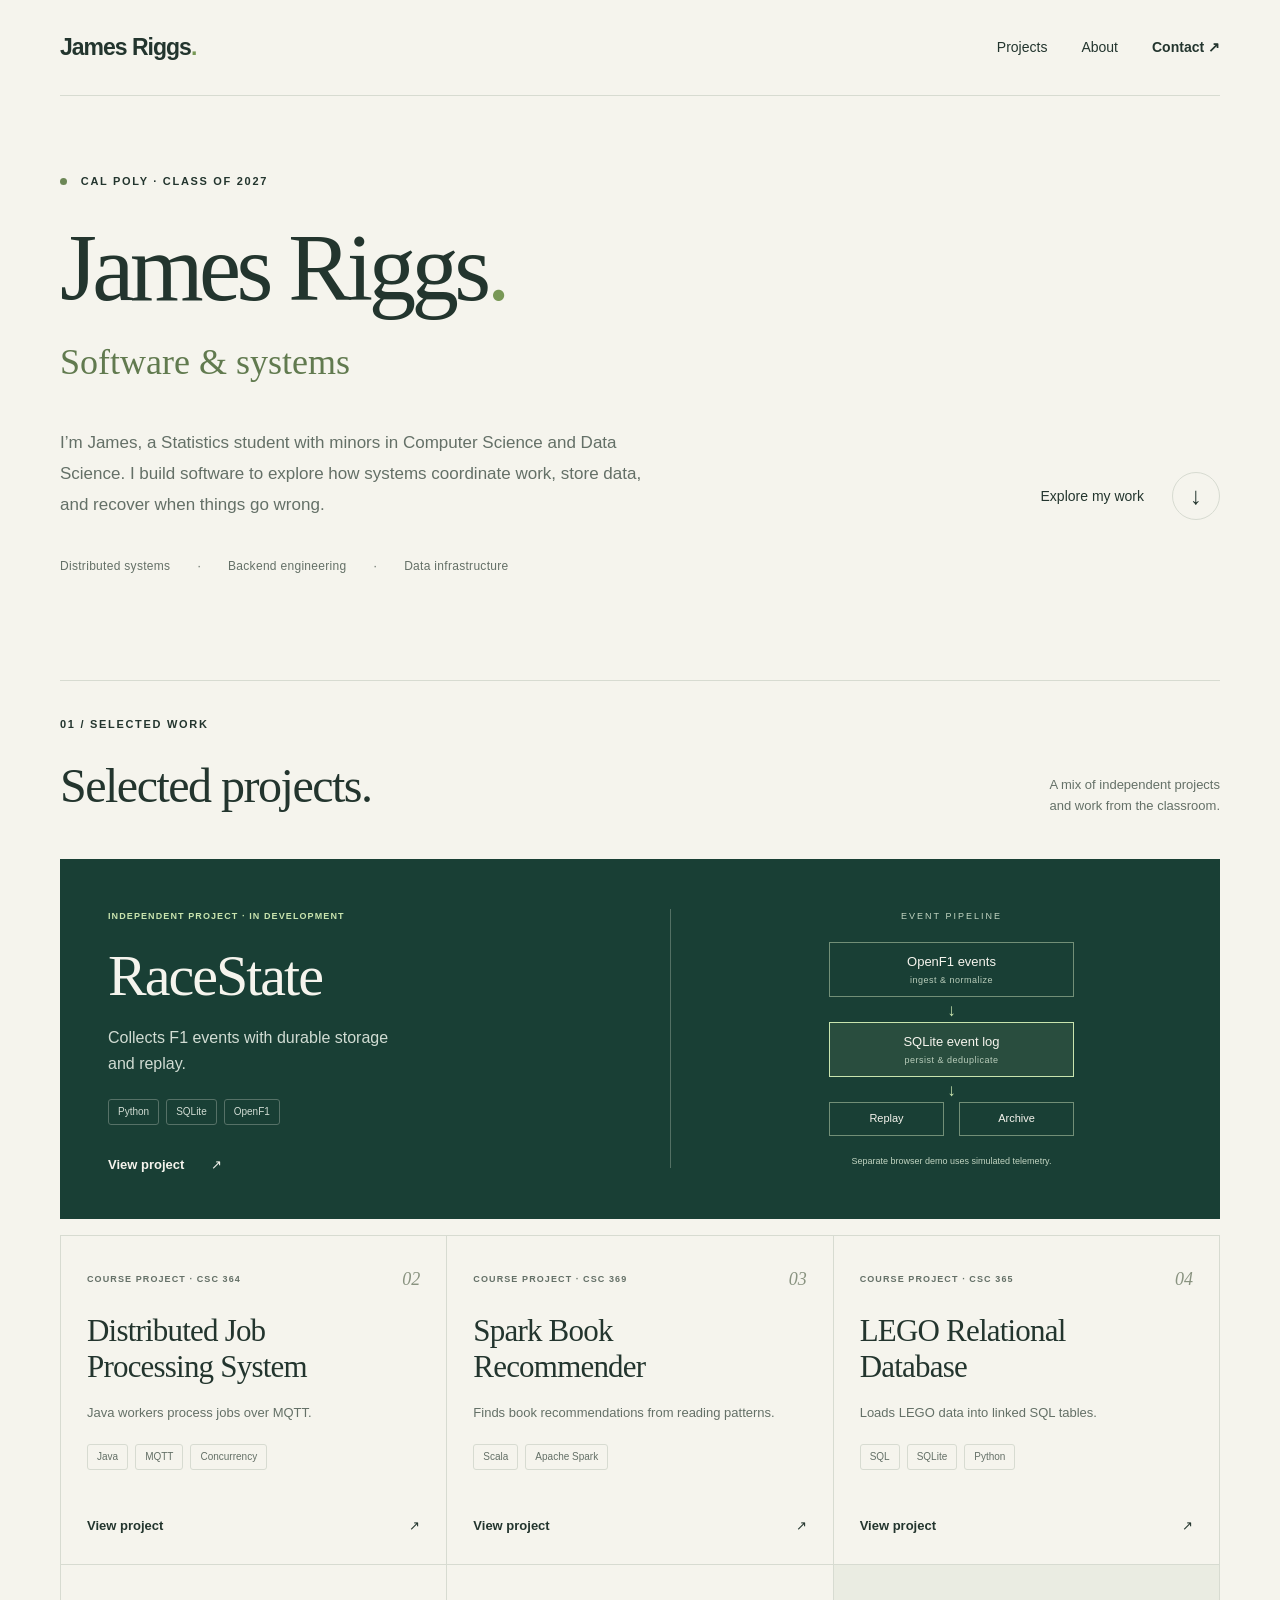
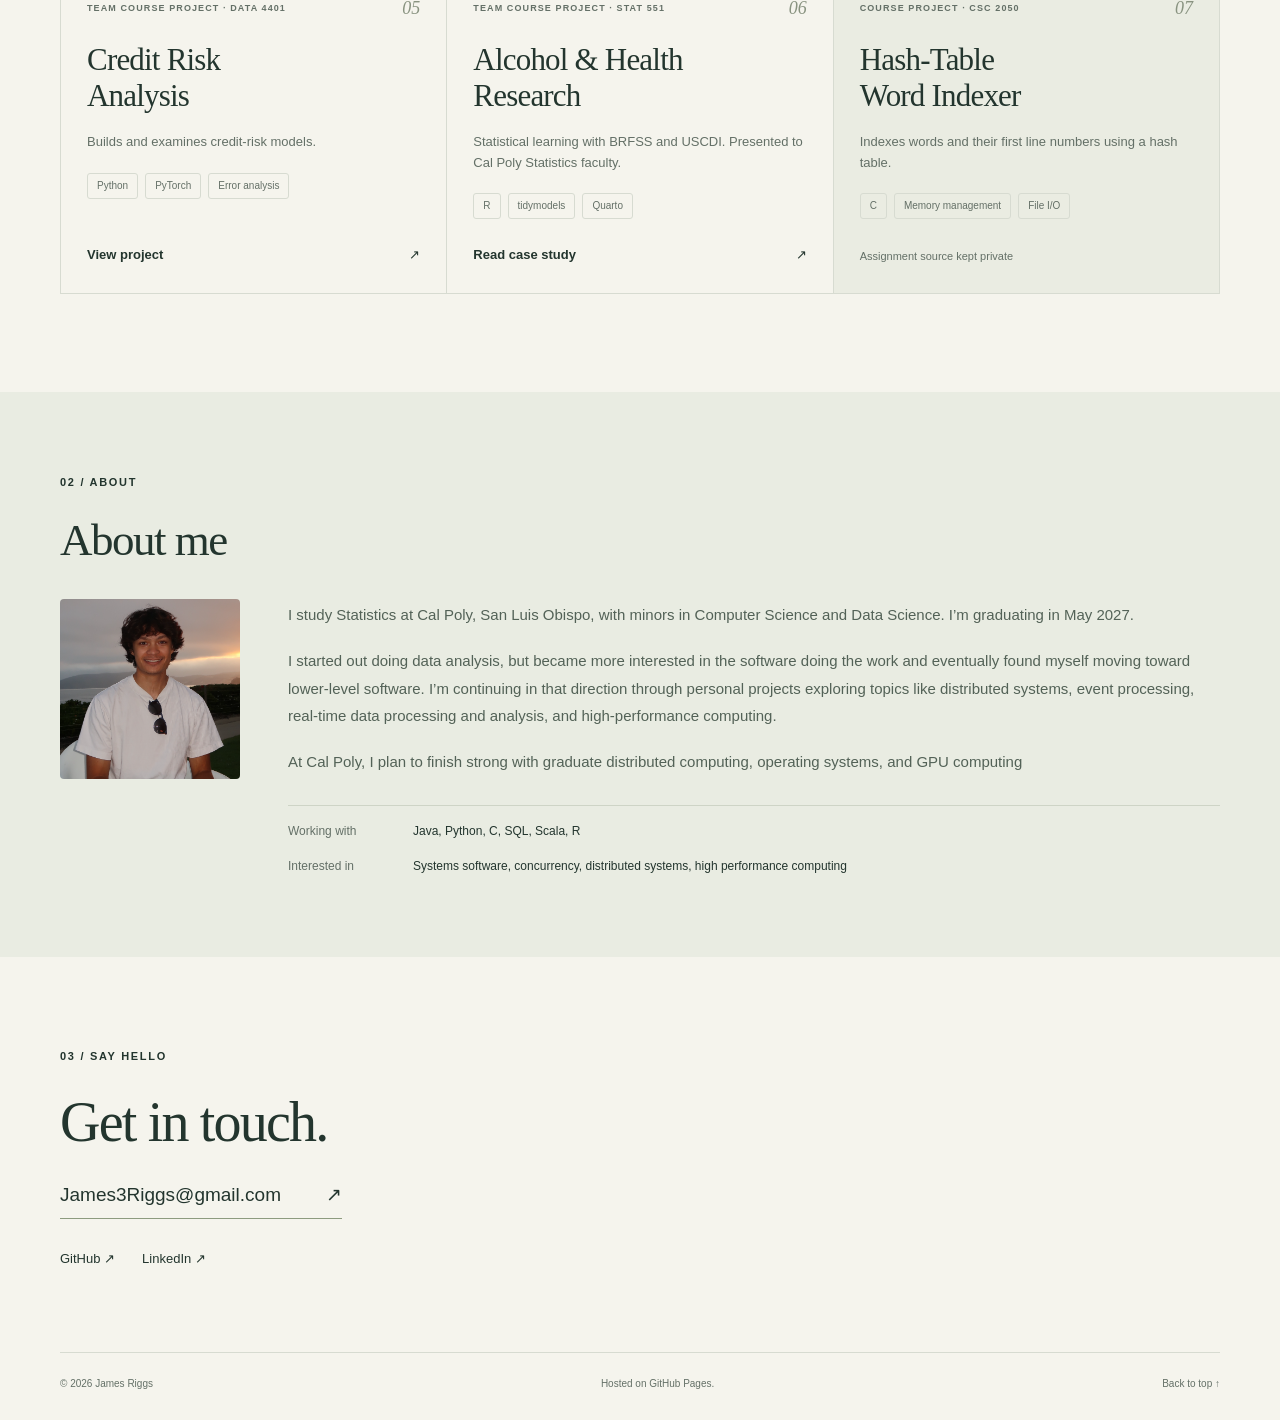
<file: index.html>
<!doctype html>
<html lang="en">
<head>
  <meta charset="utf-8">
  <meta name="viewport" content="width=device-width, initial-scale=1">
  <meta name="description" content="James Riggs — Cal Poly student building distributed systems, backend software, and data pipelines. Selected projects and a little about me.">
  <meta name="theme-color" content="#193f35">
  <title>James Riggs — Software & Systems</title>
  <link rel="icon" href="favicon.svg" type="image/svg+xml">
  <link rel="stylesheet" href="style.css?v=research-20261027">
</head>
<body>
  <a class="skip" href="#main">Skip to content</a>
  <header class="wrap topbar">
    <a class="wordmark" href="#">James Riggs<span class="dot">.</span></a>
    <nav aria-label="Main navigation"><a href="#projects">Projects</a><a href="#about">About</a><a href="#contact">Contact <span aria-hidden="true">↗</span></a></nav>
  </header>
  <main id="main">
    <section class="wrap hero" aria-labelledby="intro">
      <div class="eyebrow"><span class="status-dot" aria-hidden="true"></span> CAL POLY · CLASS OF 2027</div>
      <h1 id="intro">James Riggs<span class="dot">.</span></h1>
      <p class="hero-focus">Software &amp; systems</p>
      <div class="hero-bottom"><p>I’m James, a Statistics student with minors in Computer Science and Data Science. I build software to explore how systems coordinate work, store data, and recover when things go wrong.</p><a class="round-link" href="#projects">Explore my work <span aria-hidden="true">↓</span></a></div>
      <div class="interests"><span>Distributed systems</span><span>Backend engineering</span><span>Data infrastructure</span></div>
    </section>

    <section id="projects" class="wrap projects" aria-labelledby="project-heading">
      <div class="section-heading"><div><span class="eyebrow">01 / SELECTED WORK</span><h2 id="project-heading">Selected projects.</h2></div><p>A mix of independent projects<br>and work from the classroom.</p></div>
      <article class="featured">
        <div class="featured-copy"><span class="project-kind">INDEPENDENT PROJECT · IN DEVELOPMENT</span><h3>RaceState</h3><p>Collects F1 events with durable storage and replay.</p><div class="tags"><span>Python</span><span>SQLite</span><span>OpenF1</span></div><a class="source" href="https://github.com/jriggs03/racestate">View project <span aria-hidden="true">↗</span></a></div>
        <div class="flow" role="img" aria-label="RaceState ingestion: OpenF1 events enter a SQLite event log, then can be replayed or archived."><div class="flow-caption">EVENT PIPELINE</div><div class="flow-node">OpenF1 events<span>ingest & normalize</span></div><div class="connector" aria-hidden="true">↓</div><div class="flow-node primary">SQLite event log<span>persist & deduplicate</span></div><div class="connector" aria-hidden="true">↓</div><div class="flow-fork"><span>Replay</span><span>Archive</span></div><p class="flow-note">Separate browser demo uses simulated telemetry.</p></div>
      </article>
      <div class="project-grid">
        <article class="project"><div class="project-top"><span class="project-kind">COURSE PROJECT · CSC 364</span><span class="project-number">02</span></div><h3>Distributed Job<br>Processing System</h3><p>Java workers process jobs over MQTT.</p><div class="tags"><span>Java</span><span>MQTT</span><span>Concurrency</span></div><a class="source" href="https://github.com/jriggs03/Distributed-Arithmetic">View project <span aria-hidden="true">↗</span></a></article>
        <article class="project"><div class="project-top"><span class="project-kind">COURSE PROJECT · CSC 369</span><span class="project-number">03</span></div><h3>Spark Book<br>Recommender</h3><p>Finds book recommendations from reading patterns.</p><div class="tags"><span>Scala</span><span>Apache Spark</span></div><a class="source" href="https://github.com/jriggs03/spark-book-recommender">View project <span aria-hidden="true">↗</span></a></article>
        <article class="project"><div class="project-top"><span class="project-kind">COURSE PROJECT · CSC 365</span><span class="project-number">04</span></div><h3>LEGO Relational<br>Database</h3><p>Loads LEGO data into linked SQL tables.</p><div class="tags"><span>SQL</span><span>SQLite</span><span>Python</span></div><a class="source" href="https://github.com/jriggs03/lego-relational-database">View project <span aria-hidden="true">↗</span></a></article>
        <article class="project"><div class="project-top"><span class="project-kind">TEAM COURSE PROJECT · DATA 4401</span><span class="project-number">05</span></div><h3>Credit Risk<br>Analysis</h3><p>Builds and examines credit-risk models.</p><div class="tags"><span>Python</span><span>PyTorch</span><span>Error analysis</span></div><a class="source" href="https://github.com/jriggs03/credit-risk-analysis">View project <span aria-hidden="true">↗</span></a></article>
        <article class="project"><div class="project-top"><span class="project-kind">TEAM COURSE PROJECT · STAT 551</span><span class="project-number">06</span></div><h3>Alcohol &amp; Health<br>Research</h3><p>Statistical learning with BRFSS and USCDI. Presented to Cal Poly Statistics faculty.</p><div class="tags"><span>R</span><span>tidymodels</span><span>Quarto</span></div><a class="source" href="stat551.html">Read case study <span aria-hidden="true">↗</span></a></article>
        <article class="project small-work"><div class="project-top"><span class="project-kind">COURSE PROJECT · CSC 2050</span><span class="project-number">07</span></div><h3>Hash-Table<br>Word Indexer</h3><p>Indexes words and their first line numbers using a hash table.</p><div class="tags"><span>C</span><span>Memory management</span><span>File I/O</span></div><span class="private-source">Assignment source kept private</span></article>
      </div>
    </section>

    <section id="about" class="about" aria-labelledby="about-heading">
      <div class="wrap">
        <span class="eyebrow">02 / ABOUT</span>
        <h2 id="about-heading">About me</h2>
        <div class="about-grid">
          <img class="about-photo" src="assets/james-riggs.png" alt="James Riggs outdoors by the coast" width="714" height="661" loading="lazy" decoding="async">
          <div class="about-copy">
            <p>I study Statistics at Cal Poly, San Luis Obispo, with minors in Computer Science and Data Science. I’m graduating in May 2027.</p>
            <p>I started out doing data analysis, but became more interested in the software doing the work and eventually found myself moving toward lower-level software. I’m continuing in that direction through personal projects exploring topics like distributed systems, event processing, real-time data processing and analysis, and high-performance computing.</p>
            <p>At Cal Poly, I plan to finish strong with graduate distributed computing, operating systems, and GPU computing</p>
            <dl><div><dt>Working with</dt><dd>Java, Python, C, SQL, Scala, R</dd></div><div><dt>Interested in</dt><dd>Systems software, concurrency, distributed systems, high performance computing</dd></div></dl>
          </div>
        </div>
      </div>
    </section>

    <section id="contact" class="wrap contact" aria-labelledby="contact-heading"><span class="eyebrow">03 / SAY HELLO</span><h2 id="contact-heading">Get in touch.</h2><a class="email" href="mailto:James3Riggs@gmail.com">James3Riggs@gmail.com <span aria-hidden="true">↗</span></a><div class="contact-links"><a href="https://github.com/jriggs03">GitHub ↗</a><a href="https://www.linkedin.com/in/James-Riggs/">LinkedIn ↗</a></div></section>
  </main>
  <footer class="wrap footer"><span>© 2026 James Riggs</span><span>Hosted on GitHub Pages.</span><a href="#">Back to top ↑</a></footer>
</body>
</html>
</file>
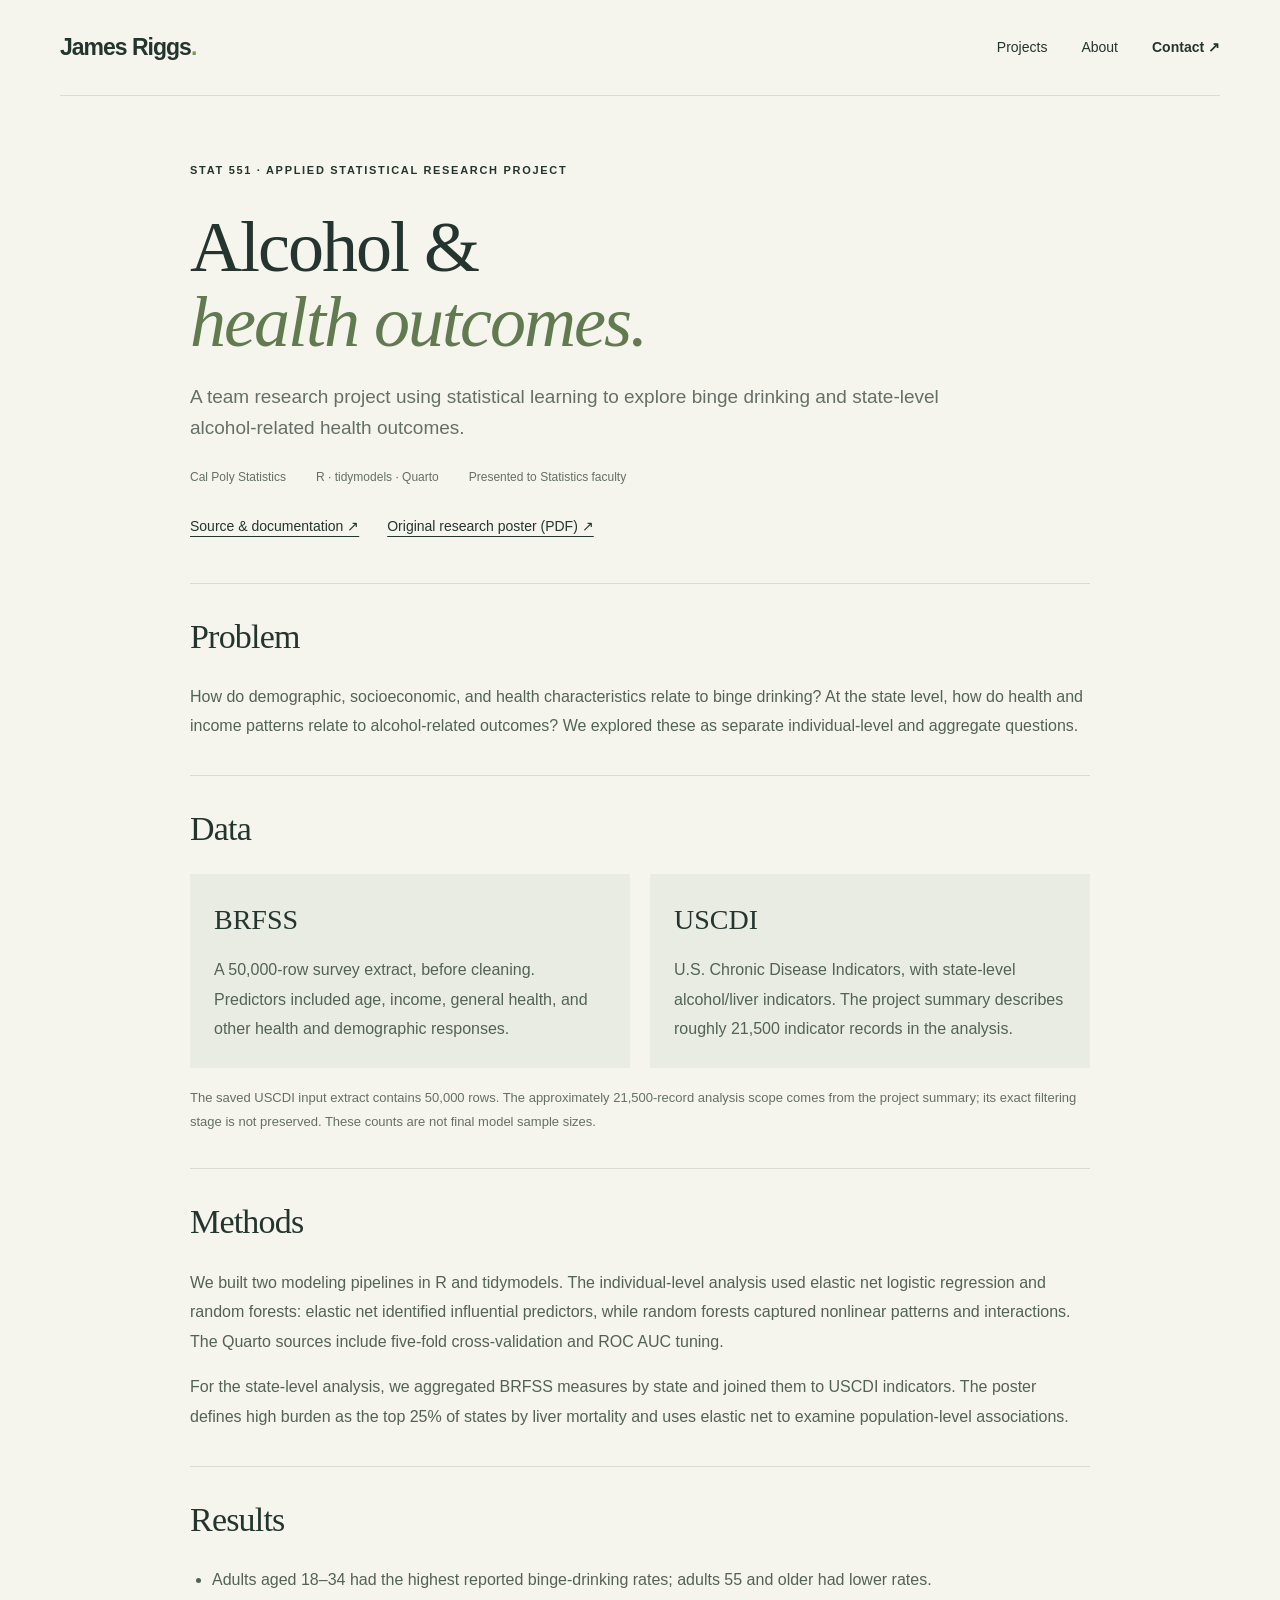
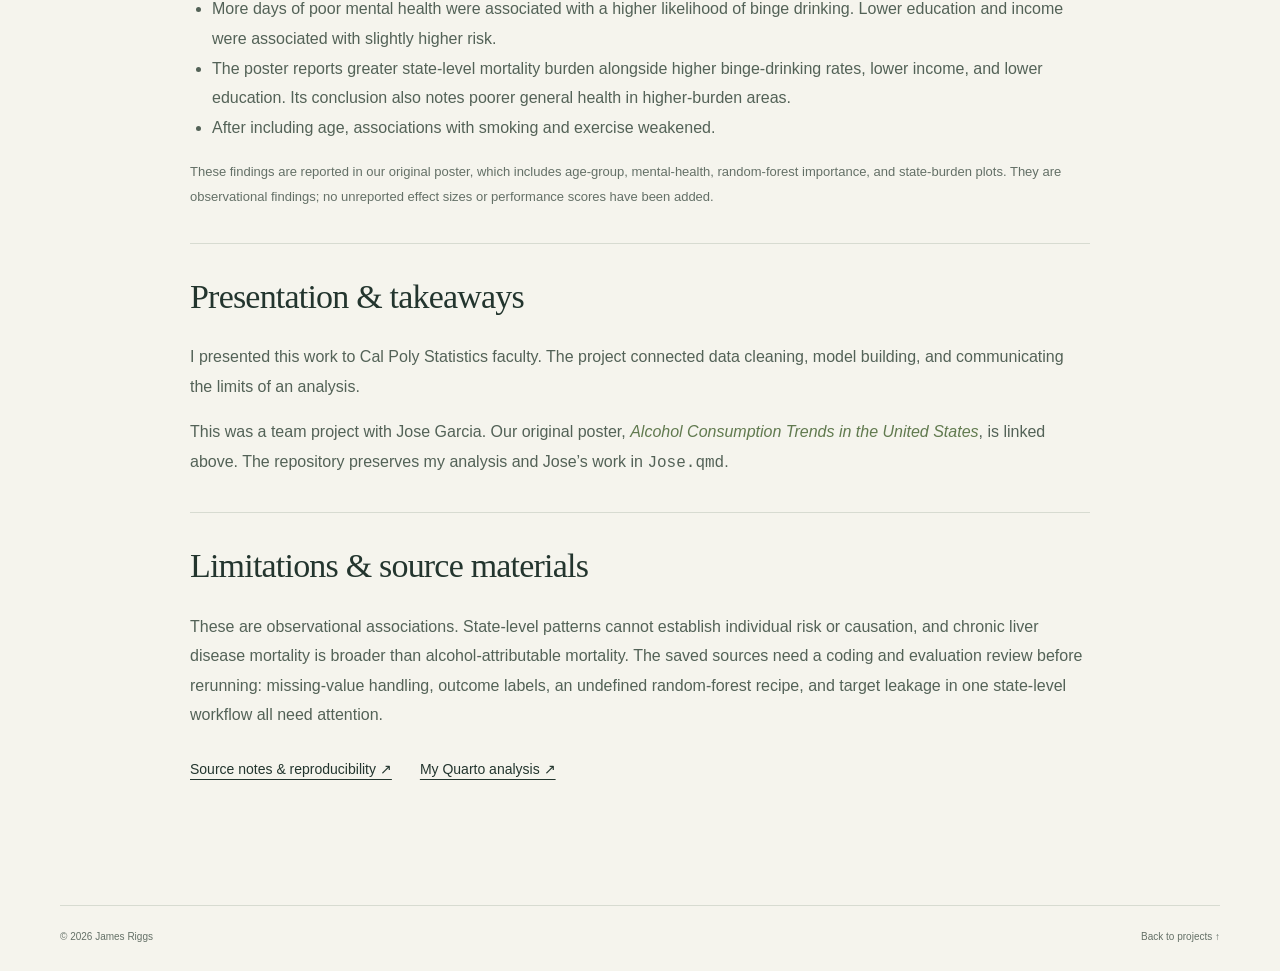
<file: stat551.html>
<!doctype html>
<html lang="en"><head><meta charset="utf-8"><meta name="viewport" content="width=device-width, initial-scale=1"><meta name="description" content="Statistical Learning Research — Alcohol & Health — James Riggs, Cal Poly."><title>Statistical Learning Research — Alcohol & Health | James Riggs</title><link rel="icon" href="favicon.svg" type="image/svg+xml"><link rel="stylesheet" href="style.css?v=research-20261027"></head><body><a class="skip" href="#main">Skip to content</a><header class="wrap topbar"><a class="wordmark" href="index.html">James Riggs<span class="dot">.</span></a><nav aria-label="Main navigation"><a href="index.html#projects">Projects</a><a href="index.html#about">About</a><a href="index.html#contact">Contact ↗</a></nav></header><main id="main" class="wrap case-study">
<span class="eyebrow">STAT 551 · APPLIED STATISTICAL RESEARCH PROJECT</span>
<h1>Alcohol &amp;<br><em>health outcomes.</em></h1>
<p class="lead">A team research project using statistical learning to explore binge drinking and state-level alcohol-related health outcomes.</p>
<div class="case-meta"><span>Cal Poly Statistics</span><span>R · tidymodels · Quarto</span><span>Presented to Statistics faculty</span></div>
<div class="case-links"><a href="https://github.com/jriggs03/Alcohol-Consumption-trends-in-the-U.S.">Source &amp; documentation ↗</a><a href="assets/stat551-poster.pdf">Original research poster (PDF) ↗</a></div>
<section class="case-section"><h2>Problem</h2><p>How do demographic, socioeconomic, and health characteristics relate to binge drinking? At the state level, how do health and income patterns relate to alcohol-related outcomes? We explored these as separate individual-level and aggregate questions.</p></section>
<section class="case-section"><h2>Data</h2><div class="data-grid"><div class="data-card"><h3>BRFSS</h3><p>A 50,000-row survey extract, before cleaning. Predictors included age, income, general health, and other health and demographic responses.</p></div><div class="data-card"><h3>USCDI</h3><p>U.S. Chronic Disease Indicators, with state-level alcohol/liver indicators. The project summary describes roughly 21,500 indicator records in the analysis.</p></div></div><p class="case-note">The saved USCDI input extract contains 50,000 rows. The approximately 21,500-record analysis scope comes from the project summary; its exact filtering stage is not preserved. These counts are not final model sample sizes.</p></section>
<section class="case-section"><h2>Methods</h2><p>We built two modeling pipelines in R and tidymodels. The individual-level analysis used elastic net logistic regression and random forests: elastic net identified influential predictors, while random forests captured nonlinear patterns and interactions. The Quarto sources include five-fold cross-validation and ROC AUC tuning.</p><p>For the state-level analysis, we aggregated BRFSS measures by state and joined them to USCDI indicators. The poster defines high burden as the top 25% of states by liver mortality and uses elastic net to examine population-level associations.</p></section>
<section class="case-section"><h2>Results</h2><ul><li>Adults aged 18–34 had the highest reported binge-drinking rates; adults 55 and older had lower rates.</li><li>More days of poor mental health were associated with a higher likelihood of binge drinking. Lower education and income were associated with slightly higher risk.</li><li>The poster reports greater state-level mortality burden alongside higher binge-drinking rates, lower income, and lower education. Its conclusion also notes poorer general health in higher-burden areas.</li><li>After including age, associations with smoking and exercise weakened.</li></ul><p class="case-note">These findings are reported in our original poster, which includes age-group, mental-health, random-forest importance, and state-burden plots. They are observational findings; no unreported effect sizes or performance scores have been added.</p></section>
<section class="case-section"><h2>Presentation &amp; takeaways</h2><p>I presented this work to Cal Poly Statistics faculty. The project connected data cleaning, model building, and communicating the limits of an analysis.</p><p>This was a team project with Jose Garcia. Our original poster, <em>Alcohol Consumption Trends in the United States</em>, is linked above. The repository preserves my analysis and Jose’s work in <code>Jose.qmd</code>.</p></section>
<section class="case-section"><h2>Limitations &amp; source materials</h2><p>These are observational associations. State-level patterns cannot establish individual risk or causation, and chronic liver disease mortality is broader than alcohol-attributable mortality. The saved sources need a coding and evaluation review before rerunning: missing-value handling, outcome labels, an undefined random-forest recipe, and target leakage in one state-level workflow all need attention.</p><div class="case-links"><a href="https://github.com/jriggs03/Alcohol-Consumption-trends-in-the-U.S./blob/main/docs/source-audit.md">Source notes &amp; reproducibility ↗</a><a href="https://github.com/jriggs03/Alcohol-Consumption-trends-in-the-U.S./blob/main/Classification_project%28James%29.qmd">My Quarto analysis ↗</a></div></section>
</main><footer class="wrap footer"><span>© 2026 James Riggs</span><a href="index.html#projects">Back to projects ↑</a></footer></body></html>
</file>
<file: style.css>
:root{--paper:#f5f4ed;--ink:#23352e;--muted:#647067;--green:#193f35;--line:#d7dbd1;--accent:#c9e4ae;--serif:Georgia,'Times New Roman',serif;--sans:-apple-system,BlinkMacSystemFont,'Segoe UI',sans-serif}*{box-sizing:border-box}html{scroll-behavior:smooth;scroll-padding-top:24px}body{margin:0;background:var(--paper);color:var(--ink);font-family:var(--sans);font-size:16px;line-height:1.6}a{color:inherit;text-decoration:none}a:hover{text-decoration:underline;text-underline-offset:5px}a:focus-visible{outline:3px solid #6b8d45;outline-offset:7px;border-radius:2px}.wrap{width:min(1160px,calc(100% - 96px));margin-inline:auto}.skip{position:absolute;left:16px;top:-80px;padding:10px;background:var(--ink);color:white;z-index:10}.skip:focus{top:10px}.topbar{display:flex;align-items:center;justify-content:space-between;padding:29px 0;border-bottom:1px solid var(--line)}.wordmark{font-size:23px;font-weight:650;letter-spacing:-1px}.dot{color:#789856}nav{display:flex;gap:34px;font-size:14px}nav a:last-child{font-weight:600}.hero{padding-top:77px;padding-bottom:44px}.eyebrow{font-size:11px;letter-spacing:1.7px;font-weight:650}.status-dot{display:inline-block;width:7px;height:7px;background:#6c8756;border-radius:50%;margin-right:9px}h1,h2,h3,p{margin:0}h1,h2,h3{font-family:var(--serif);font-weight:400}h1{font-size:clamp(62px,7.4vw,104px);letter-spacing:-4.5px;line-height:1.04;margin-top:29px}em{font-weight:400;color:#617a4f}.hero-bottom{display:flex;justify-content:space-between;align-items:flex-end;gap:55px;margin-top:37px}.hero-bottom p{max-width:590px;color:var(--muted);font-size:17px;line-height:1.8}.round-link{display:flex;align-items:center;gap:28px;font-size:14px;white-space:nowrap}.round-link span{display:grid;place-items:center;width:48px;height:48px;border:1px solid var(--line);border-radius:50%;font-size:24px}.interests{display:flex;gap:27px;padding-top:37px;font-size:12px;letter-spacing:.3px;color:var(--muted)}.interests span+span:before{content:'·';margin-right:27px}.projects{padding-top:60px;padding-bottom:98px}.section-heading{display:flex;justify-content:space-between;align-items:flex-end;border-top:1px solid var(--line);padding-top:29px;margin-bottom:34px}.section-heading h2{font-size:48px;letter-spacing:-1.5px;margin-top:12px}.section-heading>p{font-size:13px;color:var(--muted);text-align:right;padding-bottom:8px}.featured{background:var(--green);color:var(--paper);display:grid;grid-template-columns:1fr 1fr;min-height:350px;padding:42px 48px;gap:60px}.project-kind{font-size:10px;letter-spacing:1.1px;font-weight:600}.featured .project-kind{color:var(--accent)}.featured h3{font-size:58px;letter-spacing:-2px;margin-top:15px;line-height:1.2}.featured-copy>p{color:#d1dcd3;margin-top:14px;max-width:290px}.tags{display:flex;flex-wrap:wrap;gap:7px;margin-top:23px}.tags span{font-size:10px;line-height:1.4;border:1px solid var(--line);padding:5px 9px;border-radius:3px;color:var(--muted)}.featured .tags span{color:#d1dcd3;border-color:#567167}.source{display:inline-flex;gap:27px;font-size:13px;font-weight:550;margin-top:30px}.flow{align-self:center;text-align:center;border-left:1px solid #537064;padding-left:60px}.flow-caption{font-size:9px;letter-spacing:2px;color:#c1d4c1;margin-bottom:18px}.flow-node{border:1px solid #728f77;padding:9px 15px;font-size:13px;max-width:245px;margin:auto}.flow-node span{display:block;font-size:9px;letter-spacing:.5px;color:#b9cdbb}.flow-node.primary{border-color:var(--accent);background:#294d3e}.connector{height:25px;color:var(--accent);font-size:17px}.flow-fork{display:flex;gap:15px;max-width:245px;margin:auto}.flow-fork span{width:50%;border:1px solid #728f77;padding:7px;font-size:11px}.flow-note{font-size:9px;color:#c1d4c1;margin-top:18px}.project-grid{display:grid;grid-template-columns:repeat(3,minmax(0,1fr));margin-top:16px;border-top:1px solid var(--line);border-left:1px solid var(--line)}.project{padding:29px 26px 27px;border-bottom:1px solid var(--line);border-right:1px solid var(--line);display:flex;flex-direction:column;min-height:329px}.project-top{display:flex;justify-content:space-between;align-items:center;gap:12px}.project-kind{color:var(--muted);font-size:9px}.project-number{font-family:var(--serif);font-style:italic;color:#899380;font-size:18px}.project h3{font-size:31px;letter-spacing:-.8px;line-height:1.18;margin-top:19px}.project p{font-size:13px;color:var(--muted);margin-top:17px}.project .tags{margin-top:20px;margin-bottom:25px}.project .source{margin-top:auto;justify-content:space-between}.small-work{background:#eaece2}.private-source{font-size:11px;color:var(--muted);margin-top:auto}.about{background:#e9ece2;padding:76px 0 81px}.about-grid{display:grid;grid-template-columns:minmax(0,.8fr) minmax(0,1.2fr);gap:65px;align-items:start;margin-top:32px}.about-photo{display:block;width:100%;max-width:380px;aspect-ratio:4/5;height:auto;object-fit:cover;object-position:50% 20%;border-radius:4px}.about h2{font-size:45px;line-height:1.15;letter-spacing:-1.5px;margin-top:22px}.about-copy{padding-top:2px}.about-copy>p{font-size:15px;line-height:1.85;color:#536257;margin-bottom:18px}.about dl{margin:29px 0 0;border-top:1px solid #ced4c6}.about dl>div{display:grid;grid-template-columns:110px 1fr;gap:15px;padding-top:16px;font-size:12px}dt{color:var(--muted)}dd{margin:0}.contact{padding-top:85px;padding-bottom:82px}.contact h2{font-size:56px;line-height:1.1;letter-spacing:-1.8px;margin:24px 0 27px}.email{font-size:19px;border-bottom:1px solid #8d9b7f;padding-bottom:7px;display:inline-flex;gap:45px}.contact-links{display:flex;gap:27px;margin-top:30px;font-size:13px}.footer{display:flex;justify-content:space-between;gap:20px;border-top:1px solid var(--line);padding:23px 0 28px;font-size:10px;color:var(--muted)}@media(min-width:1400px){.hero{padding-top:90px}}@media(max-width:950px){.wrap{width:calc(100% - 56px)}.project-grid{grid-template-columns:repeat(2,minmax(0,1fr))}.featured{gap:30px;padding:35px}.flow{padding-left:30px}.hero-bottom{gap:25px}.about-grid{gap:35px}.about h2{font-size:38px}h1{letter-spacing:-3px}}@media(max-width:620px){.wrap{width:calc(100% - 36px)}.topbar{padding:21px 0}.wordmark{font-size:21px}nav{gap:17px;font-size:12px}.hero{padding-top:50px}.eyebrow{font-size:9px}h1{font-size:58px;letter-spacing:-2.7px;margin-top:25px}.hero-bottom{display:block;margin-top:29px}.hero-bottom p{font-size:15px}.round-link{margin-top:23px;justify-content:space-between}.interests{gap:12px;flex-wrap:wrap;font-size:9px;padding-top:28px}.interests span+span:before{margin-right:12px}.projects{padding-top:35px;padding-bottom:55px}.section-heading h2{font-size:36px}.section-heading>p{display:none}.featured{display:block;padding:29px}.featured h3{font-size:47px}.flow{border-left:0;border-top:1px solid #537064;padding:27px 0 0;margin-top:30px}.project-grid{grid-template-columns:1fr}.project{min-height:300px;padding:25px}.project h3{font-size:32px}.about{padding:50px 0}.about-grid{grid-template-columns:1fr;gap:28px}.about h2{font-size:37px}.contact{padding-top:54px;padding-bottom:53px}.contact h2{font-size:40px}.email{font-size:15px;gap:25px}.footer{flex-wrap:wrap;font-size:9px}.footer span:nth-child(2){order:3;width:100%}}@media(prefers-reduced-motion:reduce){html{scroll-behavior:auto}}@media print{.topbar,.contact,.footer{display:none}.hero{padding-top:20px}.projects{padding-top:20px}.project,.featured{break-inside:avoid}a.source:after{content:' (' attr(href) ')';font-size:8px}.wrap{width:100%}}


/* Personal hierarchy and research pages retain the existing palette and type. */
.hero-focus{font-family:var(--serif);font-size:clamp(24px,3vw,36px);color:#617a4f;margin-top:16px}
.about-grid{grid-template-columns:180px minmax(0,1fr);gap:48px}
.about-photo{max-width:180px;aspect-ratio:1/1}
.research-section{padding-bottom:80px}
.research-row{display:flex;align-items:flex-start;justify-content:space-between;gap:40px;padding:25px 0;border-bottom:1px solid var(--line)}
.research-row h3{font-size:32px;margin:12px 0}
.research-row p{max-width:690px;color:var(--muted);font-size:15px}
.case-study{max-width:900px;padding-top:60px;padding-bottom:80px}
.case-study h1{font-size:clamp(42px,6vw,72px);letter-spacing:-2px;margin-bottom:22px}
.case-study .lead{font-size:19px;max-width:760px;color:var(--muted)}
.case-meta{display:flex;flex-wrap:wrap;gap:12px 30px;font-size:12px;margin:25px 0;color:var(--muted)}
.case-links{display:flex;flex-wrap:wrap;gap:12px 28px;margin:28px 0 45px}
.case-links a{text-decoration:underline;text-underline-offset:5px;font-size:14px}
.case-section{border-top:1px solid var(--line);padding-top:26px;margin-top:34px}
.case-section h2{font-size:34px;letter-spacing:-.8px;margin-bottom:18px}
.case-section p,.case-section li{color:#536257;font-size:16px;line-height:1.85}
.case-section p+p{margin-top:16px}.case-section ul{padding-left:22px}
.data-grid{display:grid;grid-template-columns:1fr 1fr;gap:20px}
.data-card{background:#e9ece2;padding:24px}.data-card h3{font-size:28px;margin-bottom:12px}
.case-note{font-size:13px!important;color:var(--muted)!important;margin-top:18px}
@media(max-width:620px){.about-grid{grid-template-columns:1fr;gap:26px}.about-photo{max-width:140px}.research-section{padding-bottom:50px}.research-row{display:block}.research-row .source{margin-top:22px}.case-study{padding-top:40px}.data-grid{grid-template-columns:1fr}.case-study .lead{font-size:17px}}
</file>
